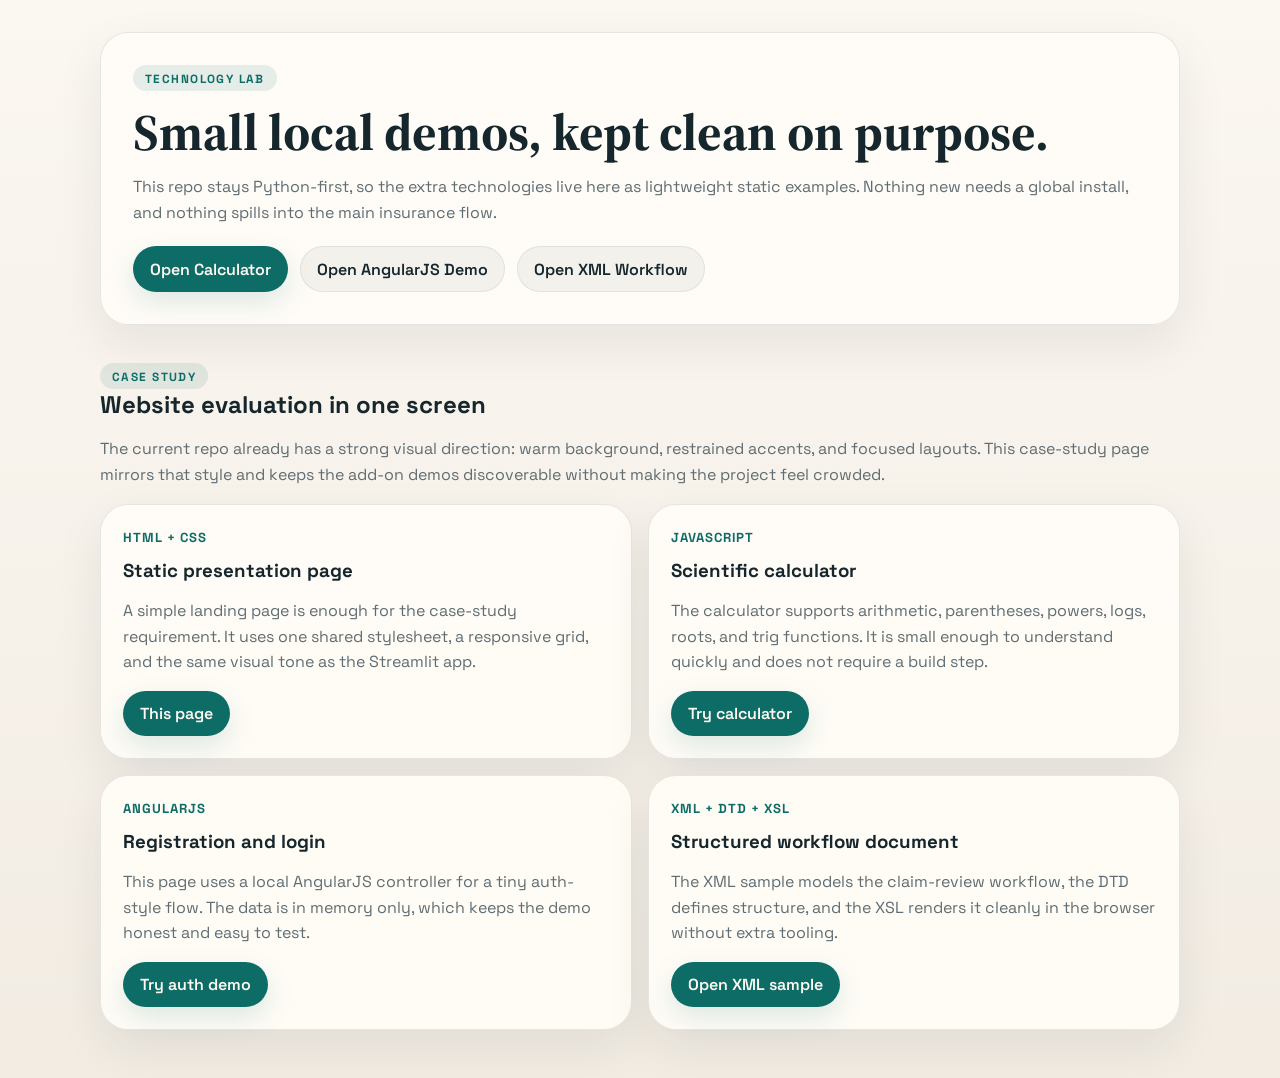
<file: tech/index.htm>
<!DOCTYPE html>
<html lang="en">
  <head>
    <meta charset="utf-8" />
    <meta name="viewport" content="width=device-width, initial-scale=1" />
    <title>Technology Lab</title>
    <link rel="stylesheet" href="assets/tech-lab.css" />
  </head>
  <body>
    <main class="page-shell">
      <section class="hero-panel">
        <span class="eyebrow">Technology Lab</span>
        <h1>Small local demos, kept clean on purpose.</h1>
        <p>
          This repo stays Python-first, so the extra technologies live here as lightweight
          static examples. Nothing new needs a global install, and nothing spills into the
          main insurance flow.
        </p>
        <div class="hero-actions">
          <a class="link-chip" href="scientific-calculator.html">Open Calculator</a>
          <a class="ghost-chip" href="angularjs-auth.html">Open AngularJS Demo</a>
          <a class="ghost-chip" href="xml/claim-workflow.xml">Open XML Workflow</a>
        </div>
      </section>

      <section class="section-header">
        <span class="eyebrow">Case Study</span>
        <h2>Website evaluation in one screen</h2>
        <p class="section-copy">
          The current repo already has a strong visual direction: warm background, restrained
          accents, and focused layouts. This case-study page mirrors that style and keeps the
          add-on demos discoverable without making the project feel crowded.
        </p>
      </section>

      <section class="card-grid">
        <article class="card">
          <div class="meta-line">HTML + CSS</div>
          <h3>Static presentation page</h3>
          <p>
            A simple landing page is enough for the case-study requirement. It uses one shared
            stylesheet, a responsive grid, and the same visual tone as the Streamlit app.
          </p>
          <div class="demo-links">
            <a class="link-chip" href="index.htm">This page</a>
          </div>
        </article>

        <article class="card">
          <div class="meta-line">JavaScript</div>
          <h3>Scientific calculator</h3>
          <p>
            The calculator supports arithmetic, parentheses, powers, logs, roots, and trig
            functions. It is small enough to understand quickly and does not require a build
            step.
          </p>
          <div class="demo-links">
            <a class="link-chip" href="scientific-calculator.html">Try calculator</a>
          </div>
        </article>

        <article class="card">
          <div class="meta-line">AngularJS</div>
          <h3>Registration and login</h3>
          <p>
            This page uses a local AngularJS controller for a tiny auth-style flow. The data is
            in memory only, which keeps the demo honest and easy to test.
          </p>
          <div class="demo-links">
            <a class="link-chip" href="angularjs-auth.html">Try auth demo</a>
          </div>
        </article>

        <article class="card">
          <div class="meta-line">XML + DTD + XSL</div>
          <h3>Structured workflow document</h3>
          <p>
            The XML sample models the claim-review workflow, the DTD defines structure, and the
            XSL renders it cleanly in the browser without extra tooling.
          </p>
          <div class="demo-links">
            <a class="link-chip" href="xml/claim-workflow.xml">Open XML sample</a>
          </div>
        </article>
      </section>
    </main>
  </body>
</html>
</file>
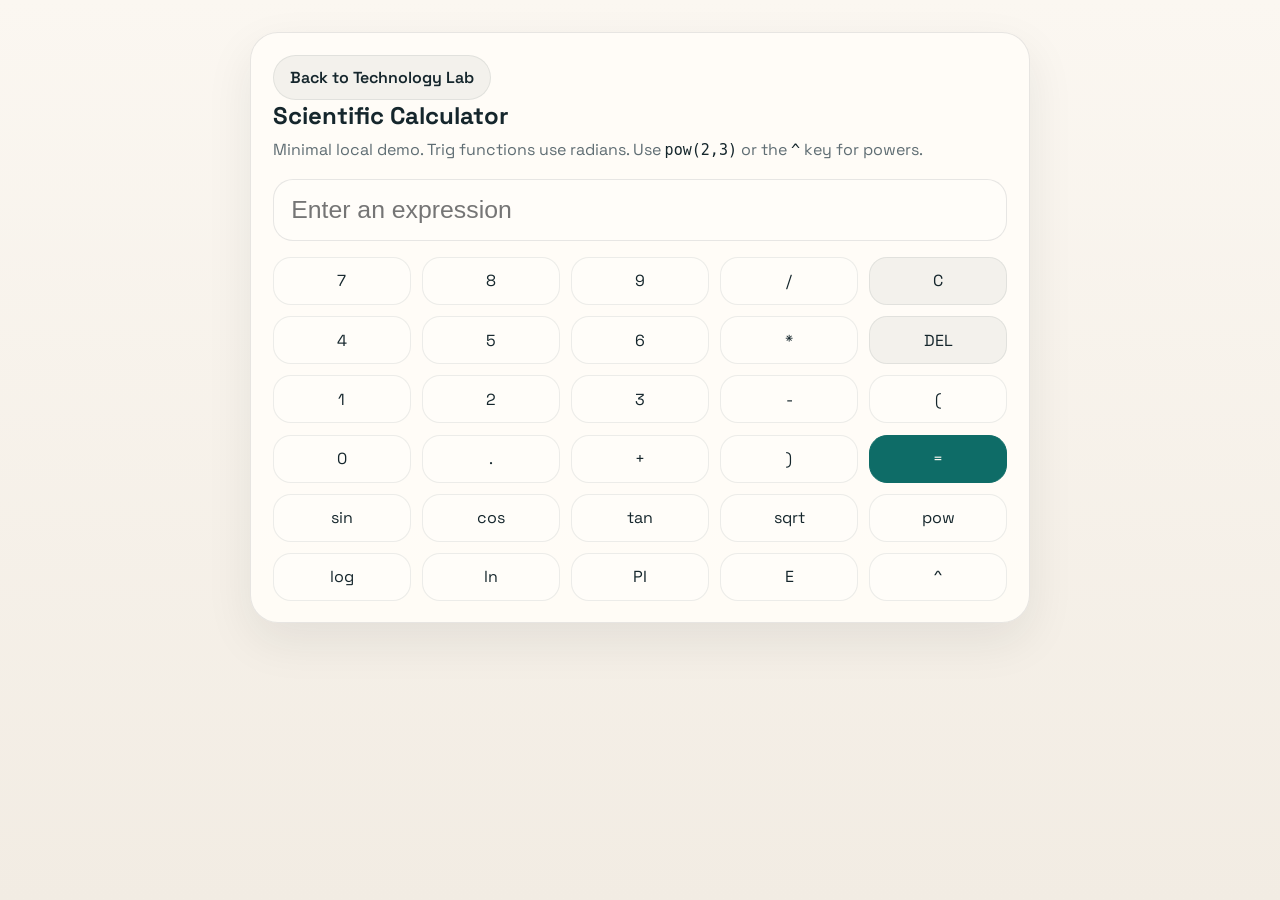
<file: tech/scientific-calculator.html>
<!DOCTYPE html>
<html lang="en">
  <head>
    <meta charset="utf-8" />
    <meta name="viewport" content="width=device-width, initial-scale=1" />
    <title>Scientific Calculator</title>
    <link rel="stylesheet" href="assets/tech-lab.css" />
  </head>
  <body>
    <main class="page-shell page-shell--narrow">
      <section class="calculator-shell">
        <div class="button-row">
          <a class="ghost-chip" href="index.htm">Back to Technology Lab</a>
        </div>
        <h2>Scientific Calculator</h2>
        <p class="support-copy">
          Minimal local demo. Trig functions use radians. Use <span class="inline-code">pow(2,3)</span>
          or the <span class="inline-code">^</span> key for powers.
        </p>
        <input
          class="calculator-display"
          type="text"
          data-calculator-display
          inputmode="text"
          placeholder="Enter an expression"
          aria-label="Calculator display"
        />

        <div class="button-grid" data-calculator-buttons>
          <button type="button" data-token="7">7</button>
          <button type="button" data-token="8">8</button>
          <button type="button" data-token="9">9</button>
          <button type="button" data-token="/">/</button>
          <button type="button" data-action="clear" data-role="soft">C</button>

          <button type="button" data-token="4">4</button>
          <button type="button" data-token="5">5</button>
          <button type="button" data-token="6">6</button>
          <button type="button" data-token="*">*</button>
          <button type="button" data-action="delete" data-role="soft">DEL</button>

          <button type="button" data-token="1">1</button>
          <button type="button" data-token="2">2</button>
          <button type="button" data-token="3">3</button>
          <button type="button" data-token="-">-</button>
          <button type="button" data-token="(">(</button>

          <button type="button" data-token="0">0</button>
          <button type="button" data-token=".">.</button>
          <button type="button" data-token="+">+</button>
          <button type="button" data-token=")">)</button>
          <button type="button" data-action="evaluate" data-role="primary">=</button>

          <button type="button" data-token="sin(">sin</button>
          <button type="button" data-token="cos(">cos</button>
          <button type="button" data-token="tan(">tan</button>
          <button type="button" data-token="sqrt(">sqrt</button>
          <button type="button" data-token="pow(">pow</button>

          <button type="button" data-token="log(">log</button>
          <button type="button" data-token="ln(">ln</button>
          <button type="button" data-token="PI">PI</button>
          <button type="button" data-token="E">E</button>
          <button type="button" data-token="^">^</button>
        </div>
      </section>
    </main>

    <script src="assets/tech-lab.js"></script>
    <script>
      (function () {
        const display = document.querySelector("[data-calculator-display]");
        const buttonContainer = document.querySelector("[data-calculator-buttons]");

        function appendToken(token) {
          display.value += token;
          display.focus();
        }

        function evaluateCurrentExpression() {
          try {
            display.value = window.TechLab.evaluateScientificExpression(display.value).toString();
          } catch (error) {
            window.alert(error.message);
          }
        }

        buttonContainer.addEventListener("click", function (event) {
          const button = event.target.closest("button");
          if (!button) {
            return;
          }

          const token = button.getAttribute("data-token");
          const action = button.getAttribute("data-action");

          if (token) {
            appendToken(token);
            return;
          }

          if (action === "clear") {
            display.value = "";
            return;
          }

          if (action === "delete") {
            display.value = display.value.slice(0, -1);
            return;
          }

          if (action === "evaluate") {
            evaluateCurrentExpression();
          }
        });

        display.addEventListener("keydown", function (event) {
          if (event.key === "Enter") {
            event.preventDefault();
            evaluateCurrentExpression();
          }
        });
      })();
    </script>
  </body>
</html>
</file>
<file: tech/assets/tech-lab.css>
@import url("https://fonts.googleapis.com/css2?family=Space+Grotesk:wght@400;500;700&family=Source+Serif+4:wght@400;600&display=swap");

:root {
  --bg-top: #fbf7f1;
  --bg-bottom: #f2ece3;
  --panel: rgba(255, 252, 247, 0.96);
  --ink: #15262c;
  --muted: #5f6d73;
  --accent: #0e6c67;
  --accent-soft: rgba(14, 108, 103, 0.1);
  --line: rgba(20, 37, 44, 0.1);
  --shadow: 0 18px 48px rgba(20, 37, 44, 0.08);
}

* {
  box-sizing: border-box;
}

body {
  margin: 0;
  min-height: 100vh;
  font-family: "Space Grotesk", "Segoe UI", sans-serif;
  color: var(--ink);
  background: linear-gradient(180deg, var(--bg-top) 0%, var(--bg-bottom) 100%);
}

a {
  color: inherit;
}

.page-shell {
  width: min(1080px, calc(100% - 2rem));
  margin: 0 auto;
  padding: 2rem 0 3rem;
}

.page-shell--narrow {
  width: min(780px, calc(100% - 2rem));
}

.hero-panel,
.card,
.calculator-shell,
.auth-shell,
.xml-note,
.status-banner {
  background: var(--panel);
  border: 1px solid var(--line);
  border-radius: 28px;
  box-shadow: var(--shadow);
}

.hero-panel {
  padding: 2rem;
  margin-bottom: 1.1rem;
}

.eyebrow {
  display: inline-flex;
  padding: 0.35rem 0.75rem;
  border-radius: 999px;
  background: var(--accent-soft);
  color: var(--accent);
  letter-spacing: 0.12em;
  text-transform: uppercase;
  font-size: 0.74rem;
  font-weight: 700;
}

.hero-panel h1 {
  margin: 1rem 0 0.6rem;
  font-family: "Source Serif 4", Georgia, serif;
  font-size: clamp(2.25rem, 4vw, 3.4rem);
  line-height: 1;
}

.hero-panel p,
.card p,
.section-copy,
.support-copy,
.status-banner,
.xml-note p {
  color: var(--muted);
  line-height: 1.6;
}

.hero-actions,
.demo-links,
.button-row,
.calculator-toolbar,
.tab-row,
.user-pills {
  display: flex;
  flex-wrap: wrap;
  gap: 0.75rem;
}

.hero-actions {
  margin-top: 1.3rem;
}

.link-chip,
.ghost-chip,
.tab-button {
  display: inline-flex;
  align-items: center;
  justify-content: center;
  min-height: 44px;
  padding: 0.7rem 1rem;
  border-radius: 999px;
  text-decoration: none;
  font-weight: 600;
  border: 1px solid transparent;
}

.link-chip {
  background: var(--accent);
  color: #fff9f2;
  box-shadow: 0 10px 28px rgba(14, 108, 103, 0.14);
}

.ghost-chip,
.tab-button {
  background: rgba(20, 37, 44, 0.05);
  color: var(--ink);
  border-color: rgba(20, 37, 44, 0.08);
}

.tab-button.is-active {
  background: var(--accent);
  color: #fff9f2;
  border-color: var(--accent);
}

.section-header {
  margin: 2.4rem 0 1rem;
}

.section-header h2,
.card h3,
.calculator-shell h2,
.auth-shell h2,
.xml-note h2 {
  margin: 0 0 0.4rem;
}

.card-grid {
  display: grid;
  grid-template-columns: repeat(2, minmax(0, 1fr));
  gap: 1rem;
}

.card {
  padding: 1.35rem;
}

.meta-line {
  display: inline-flex;
  margin-bottom: 0.8rem;
  font-size: 0.82rem;
  color: var(--accent);
  font-weight: 700;
  letter-spacing: 0.08em;
  text-transform: uppercase;
}

.calculator-shell,
.auth-shell,
.xml-note {
  padding: 1.35rem;
}

.calculator-display {
  width: 100%;
  border: 1px solid var(--line);
  border-radius: 20px;
  padding: 1rem 1.1rem;
  font-size: 1.55rem;
  color: var(--ink);
  background: #fffdf9;
  margin-bottom: 1rem;
}

.support-copy {
  margin: 0 0 1rem;
}

.button-grid {
  display: grid;
  grid-template-columns: repeat(5, minmax(0, 1fr));
  gap: 0.7rem;
}

.button-grid button,
.form-shell button {
  min-height: 48px;
  border: 1px solid rgba(20, 37, 44, 0.08);
  border-radius: 18px;
  background: #fffdf9;
  color: var(--ink);
  font: inherit;
  cursor: pointer;
}

.button-grid button[data-role="primary"],
.form-shell button {
  background: var(--accent);
  color: #fff9f2;
  border-color: var(--accent);
}

.button-grid button[data-role="soft"] {
  background: rgba(20, 37, 44, 0.05);
}

.auth-grid {
  display: grid;
  grid-template-columns: repeat(2, minmax(0, 1fr));
  gap: 1rem;
  margin-top: 1rem;
}

.form-shell {
  padding: 1rem;
  border-radius: 22px;
  background: rgba(255, 255, 255, 0.46);
  border: 1px solid rgba(20, 37, 44, 0.08);
}

.form-shell h3 {
  margin: 0 0 0.35rem;
}

.field-group {
  display: grid;
  gap: 0.35rem;
  margin-bottom: 0.85rem;
}

.field-group label {
  font-size: 0.9rem;
  color: var(--muted);
}

.field-group input {
  min-height: 44px;
  border: 1px solid rgba(20, 37, 44, 0.12);
  border-radius: 16px;
  padding: 0.7rem 0.85rem;
  font: inherit;
  background: #fffdf9;
}

[ng-cloak] {
  display: none !important;
}

.status-banner {
  padding: 0.95rem 1rem;
  margin-top: 1rem;
}

.status-banner strong {
  color: var(--ink);
}

.user-pills {
  margin-top: 0.85rem;
}

.user-pill {
  padding: 0.45rem 0.75rem;
  border-radius: 999px;
  background: rgba(20, 37, 44, 0.06);
  font-size: 0.85rem;
  color: var(--ink);
}

.inline-code {
  font-family: Consolas, "SFMono-Regular", monospace;
  font-size: 0.94rem;
  color: var(--ink);
}

@media (max-width: 820px) {
  .card-grid,
  .auth-grid {
    grid-template-columns: 1fr;
  }

  .button-grid {
    grid-template-columns: repeat(4, minmax(0, 1fr));
  }
}

@media (max-width: 560px) {
  .page-shell,
  .page-shell--narrow {
    width: min(100%, calc(100% - 1rem));
  }

  .hero-panel,
  .card,
  .calculator-shell,
  .auth-shell,
  .xml-note {
    border-radius: 24px;
  }

  .button-grid {
    grid-template-columns: repeat(3, minmax(0, 1fr));
  }
}
</file>
